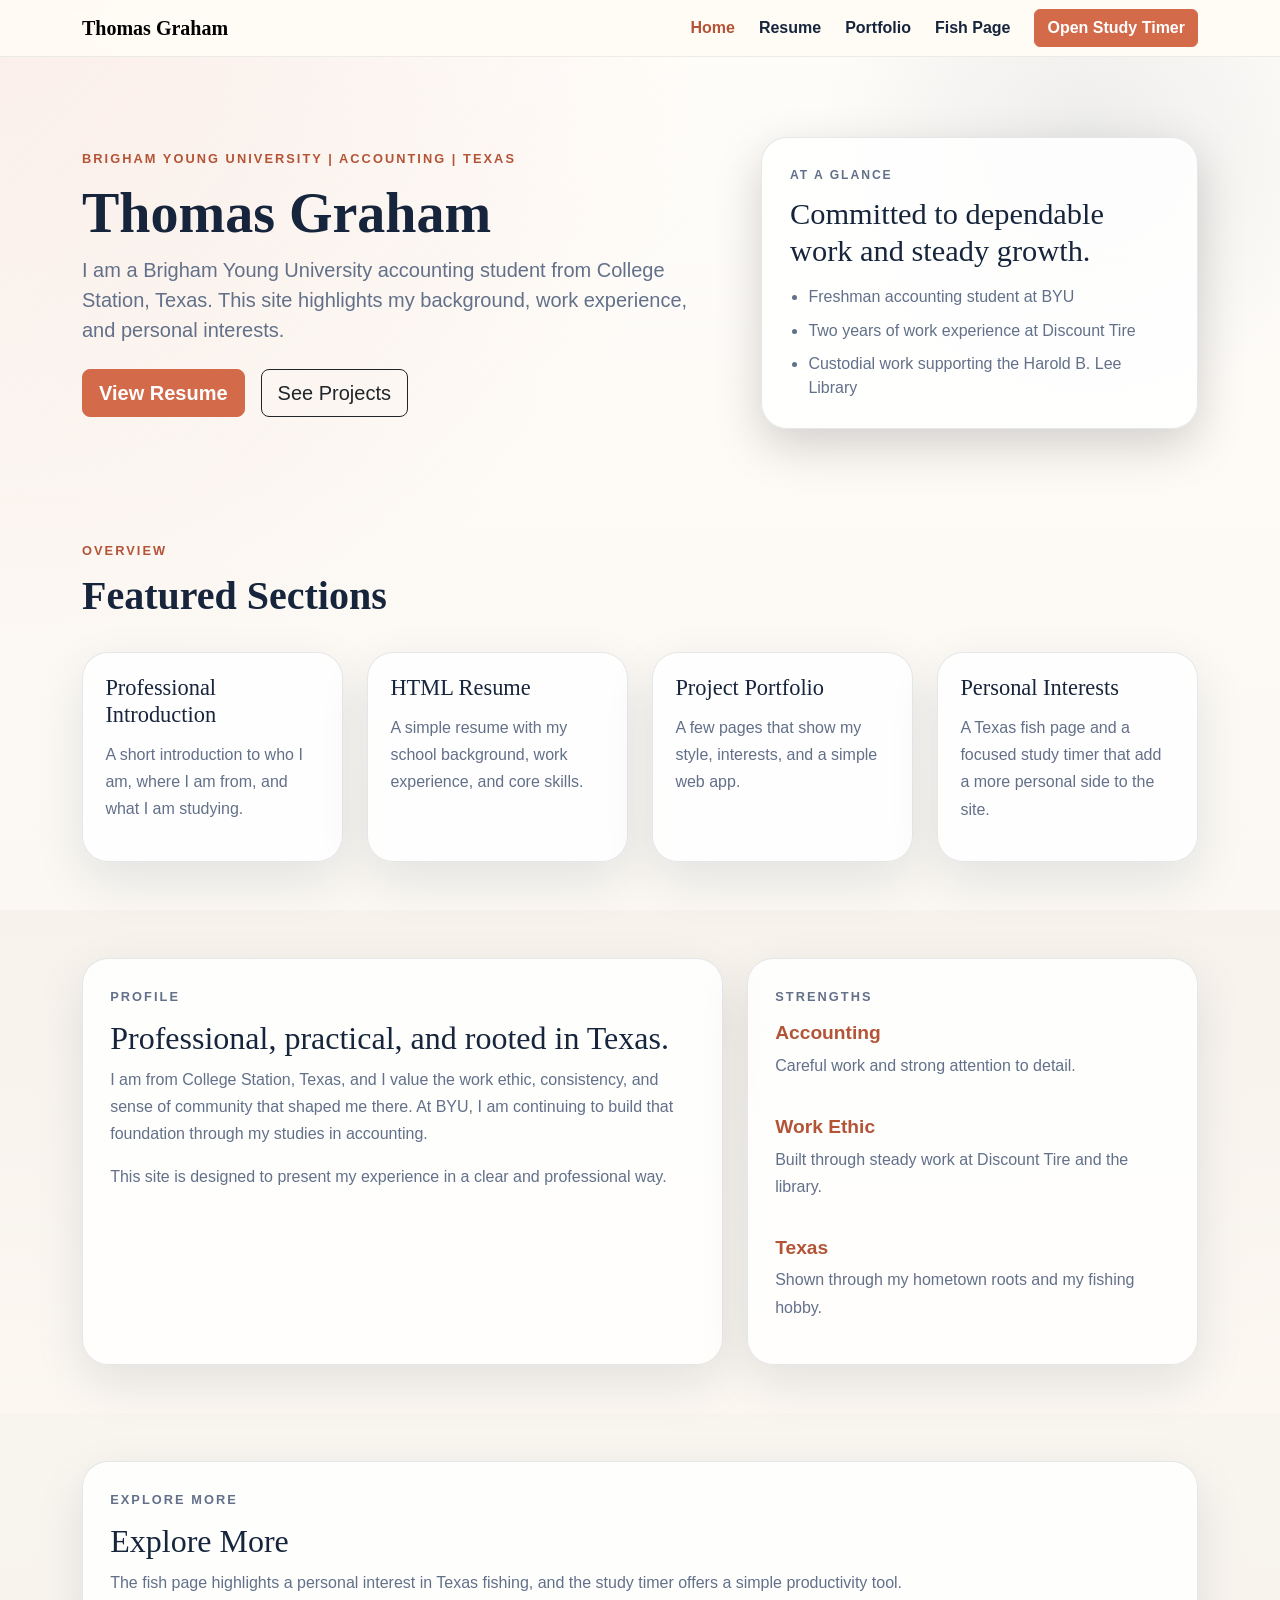
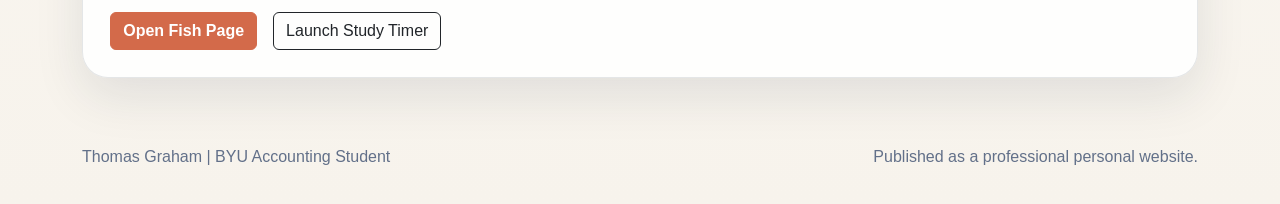
<file: index.html>
<!DOCTYPE html>
<html lang="en">
<head>
  <meta charset="UTF-8">
  <meta name="viewport" content="width=device-width, initial-scale=1.0">
  <title>Thomas Graham | Accounting Student</title>
  <link rel="preconnect" href="https://cdn.jsdelivr.net">
  <link href="https://cdn.jsdelivr.net/npm/bootstrap@5.3.3/dist/css/bootstrap.min.css" rel="stylesheet" integrity="sha384-QWTKZyjpPEjISv5WaRU9OFeRpok6YctnYmDr5pNlyT2bRjXh0JMhjY6hW+ALEwIH" crossorigin="anonymous">
  <link rel="stylesheet" href="styles/professional.css">
</head>
<body>
  <nav class="navbar navbar-expand-lg sticky-top site-nav">
    <div class="container">
      <a class="navbar-brand fw-semibold" href="index.html">Thomas Graham</a>
      <button class="navbar-toggler" type="button" data-bs-toggle="collapse" data-bs-target="#siteNav" aria-controls="siteNav" aria-expanded="false" aria-label="Toggle navigation">
        <span class="navbar-toggler-icon"></span>
      </button>
      <div class="collapse navbar-collapse" id="siteNav">
        <ul class="navbar-nav ms-auto align-items-lg-center gap-lg-2">
          <li class="nav-item"><a class="nav-link active" aria-current="page" href="index.html">Home</a></li>
          <li class="nav-item"><a class="nav-link" href="resume.html">Resume</a></li>
          <li class="nav-item"><a class="nav-link" href="portfolio.html">Portfolio</a></li>
          <li class="nav-item"><a class="nav-link" href="fish.html">Fish Page</a></li>
          <li class="nav-item"><a class="btn btn-accent ms-lg-2" href="app.html">Open Study Timer</a></li>
        </ul>
      </div>
    </div>
  </nav>

  <header class="hero-section">
    <div class="container">
      <div class="row align-items-center g-5">
        <div class="col-lg-7">
          <p class="eyebrow">Brigham Young University | Accounting | Texas</p>
          <h1 class="display-4 fw-bold">Thomas Graham</h1>
          <p class="lead hero-copy">I am a Brigham Young University accounting student from College Station, Texas. This site highlights my background, work experience, and personal interests.</p>
          <div class="d-flex flex-wrap gap-3 pt-2">
            <a class="btn btn-accent btn-lg" href="resume.html">View Resume</a>
            <a class="btn btn-outline-dark btn-lg" href="portfolio.html">See Projects</a>
          </div>
        </div>
        <div class="col-lg-5">
          <section class="hero-card shadow-lg">
            <p class="hero-card-label">At A Glance</p>
            <h2>Committed to dependable work and steady growth.</h2>
            <ul class="hero-points">
              <li>Freshman accounting student at BYU</li>
              <li>Two years of work experience at Discount Tire</li>
              <li>Custodial work supporting the Harold B. Lee Library</li>
            </ul>
          </section>
        </div>
      </div>
    </div>
  </header>

  <main>
    <section class="py-5">
      <div class="container">
        <div class="section-heading">
          <p class="eyebrow">Overview</p>
          <h2 class="display-6 fw-semibold">Featured Sections</h2>
        </div>
        <div class="row g-4 mt-1">
          <div class="col-md-6 col-xl-3">
            <article class="info-card h-100">
              <h3>Professional Introduction</h3>
              <p>A short introduction to who I am, where I am from, and what I am studying.</p>
            </article>
          </div>
          <div class="col-md-6 col-xl-3">
            <article class="info-card h-100">
              <h3>HTML Resume</h3>
              <p>A simple resume with my school background, work experience, and core skills.</p>
            </article>
          </div>
          <div class="col-md-6 col-xl-3">
            <article class="info-card h-100">
              <h3>Project Portfolio</h3>
              <p>A few pages that show my style, interests, and a simple web app.</p>
            </article>
          </div>
          <div class="col-md-6 col-xl-3">
            <article class="info-card h-100">
              <h3>Personal Interests</h3>
              <p>A Texas fish page and a focused study timer that add a more personal side to the site.</p>
            </article>
          </div>
        </div>
      </div>
    </section>

    <section class="py-5 muted-band">
      <div class="container">
        <div class="row g-4 align-items-stretch">
          <div class="col-lg-7">
            <article class="story-card h-100">
              <p class="eyebrow">Profile</p>
              <h2>Professional, practical, and rooted in Texas.</h2>
              <p>I am from College Station, Texas, and I value the work ethic, consistency, and sense of community that shaped me there. At BYU, I am continuing to build that foundation through my studies in accounting.</p>
              <p>This site is designed to present my experience in a clear and professional way.</p>
            </article>
          </div>
          <div class="col-lg-5">
            <article class="story-card h-100">
              <p class="eyebrow">Strengths</p>
              <div class="metric-stack">
                <div>
                  <span class="metric-value">Accounting</span>
                  <p>Careful work and strong attention to detail.</p>
                </div>
                <div>
                  <span class="metric-value">Work Ethic</span>
                  <p>Built through steady work at Discount Tire and the library.</p>
                </div>
                <div>
                  <span class="metric-value">Texas</span>
                  <p>Shown through my hometown roots and my fishing hobby.</p>
                </div>
              </div>
            </article>
          </div>
        </div>
      </div>
    </section>

    <section class="py-5">
      <div class="container">
        <div class="cta-panel">
          <div>
            <p class="eyebrow">Explore More</p>
            <h2 class="mb-2">Explore More</h2>
            <p class="mb-0">The fish page highlights a personal interest in Texas fishing, and the study timer offers a simple productivity tool.</p>
          </div>
          <div class="d-flex flex-wrap gap-3">
            <a class="btn btn-accent" href="fish.html">Open Fish Page</a>
            <a class="btn btn-outline-dark" href="app.html">Launch Study Timer</a>
          </div>
        </div>
      </div>
    </section>
  </main>

  <footer class="site-footer">
    <div class="container d-flex flex-column flex-md-row justify-content-between gap-2">
      <p class="mb-0">Thomas Graham | BYU Accounting Student</p>
      <p class="mb-0">Published as a professional personal website.</p>
    </div>
  </footer>

  <script src="https://cdn.jsdelivr.net/npm/bootstrap@5.3.3/dist/js/bootstrap.bundle.min.js" integrity="sha384-YvpcrYf0tY3lHB60NNkmXc5s9fDVZLESaAA55NDzOxhy9GkcIdslK1eN7N6jIeHz" crossorigin="anonymous"></script>
</body>
</html>
</file>
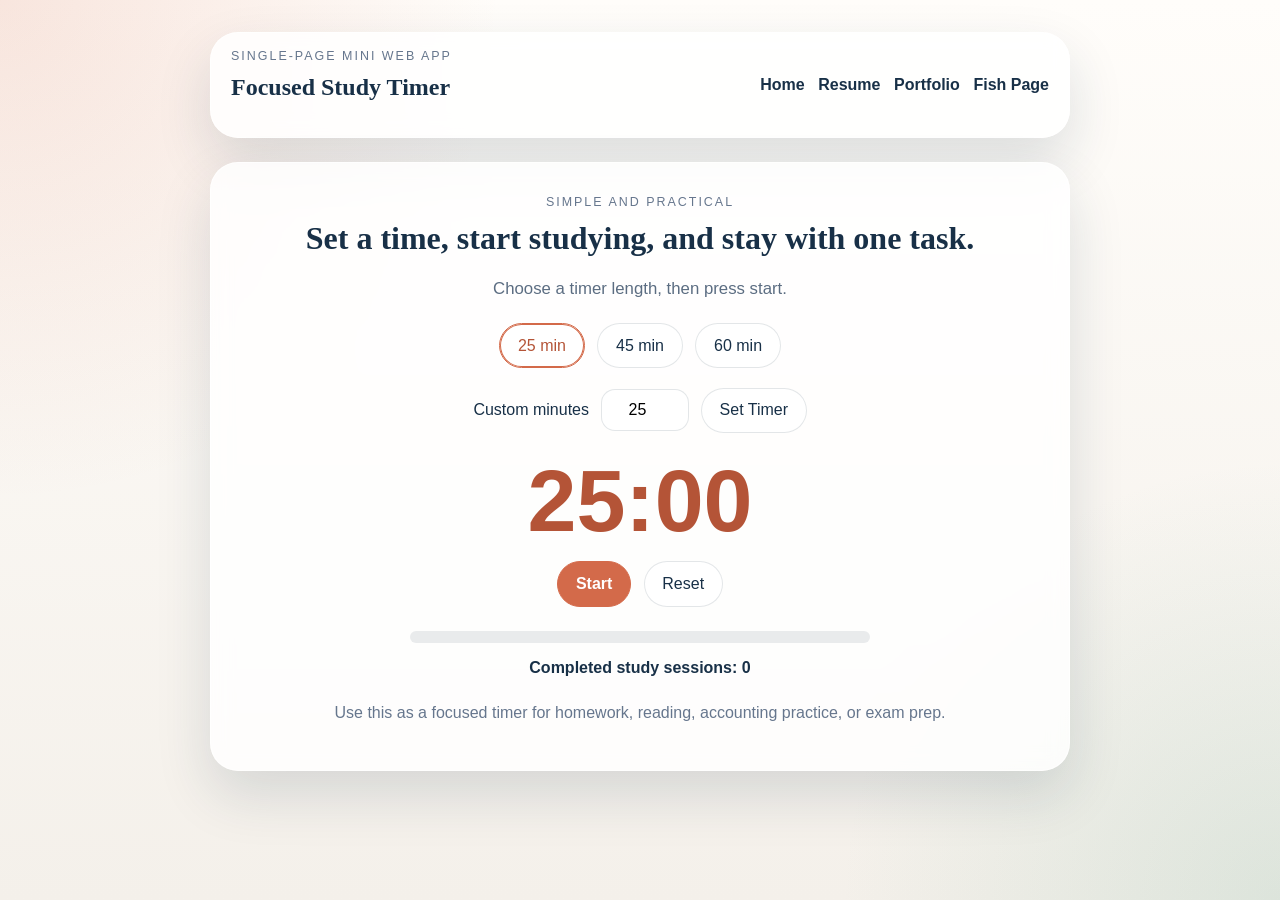
<file: app.html>
<!DOCTYPE html>
<html lang="en">
<head>
  <meta charset="UTF-8">
  <meta name="viewport" content="width=device-width, initial-scale=1.0">
  <title>Focused Study Timer</title>
  <style>
    :root {
      --ink: #183047;
      --accent: #d36a4a;
      --accent-dark: #b45437;
      --panel: rgba(255, 255, 255, 0.84);
      --line: rgba(24, 48, 71, 0.12);
      --shadow: 0 24px 55px rgba(24, 48, 71, 0.14);
    }

    * {
      box-sizing: border-box;
    }

    body {
      margin: 0;
      min-height: 100vh;
      font-family: "Trebuchet MS", "Segoe UI", sans-serif;
      color: var(--ink);
      background:
        radial-gradient(circle at top left, rgba(211, 106, 74, 0.16), transparent 32%),
        radial-gradient(circle at bottom right, rgba(126, 180, 160, 0.2), transparent 28%),
        linear-gradient(180deg, #fffdfa 0%, #f4f0ea 100%);
    }

    a {
      color: var(--ink);
      text-decoration: none;
      font-weight: 600;
    }

    .app-shell {
      width: min(860px, calc(100% - 2rem));
      margin: 0 auto;
      padding: 2rem 0 3rem;
    }

    .topbar,
    .panel {
      background: var(--panel);
      border: 1px solid rgba(255, 255, 255, 0.7);
      border-radius: 28px;
      box-shadow: var(--shadow);
      backdrop-filter: blur(10px);
    }

    .topbar {
      display: flex;
      justify-content: space-between;
      align-items: center;
      gap: 1rem;
      padding: 1rem 1.25rem;
      margin-bottom: 1.5rem;
    }

    .topbar nav {
      display: flex;
      flex-wrap: wrap;
      gap: 0.85rem;
    }

    .panel {
      padding: 2rem;
      text-align: center;
    }

    .eyebrow {
      margin: 0 0 0.7rem;
      text-transform: uppercase;
      letter-spacing: 0.16em;
      font-size: 0.78rem;
      color: #66768d;
    }

    h1,
    h2 {
      margin-top: 0;
      font-family: "Palatino Linotype", Georgia, serif;
    }

    .timer-display {
      margin: 1.4rem 0 1rem;
      font-size: clamp(3.2rem, 10vw, 5.5rem);
      font-weight: 700;
      line-height: 1;
      color: var(--accent-dark);
      font-variant-numeric: tabular-nums;
    }

    .status {
      margin: 0 0 1.4rem;
      color: #5c6d82;
      font-size: 1.05rem;
    }

    .preset-row,
    .button-row {
      display: flex;
      flex-wrap: wrap;
      justify-content: center;
      gap: 0.8rem;
    }

    .preset-row {
      margin: 1.5rem 0 1.2rem;
    }

    button,
    input {
      font: inherit;
    }

    .preset,
    .secondary-btn,
    .primary-btn {
      border-radius: 999px;
      padding: 0.8rem 1.1rem;
      border: 1px solid var(--line);
      cursor: pointer;
    }

    .preset,
    .secondary-btn {
      background: #fff;
      color: var(--ink);
    }

    .preset.active {
      border-color: var(--accent);
      color: var(--accent-dark);
      box-shadow: inset 0 0 0 1px var(--accent);
    }

    .primary-btn {
      background: var(--accent);
      border-color: var(--accent);
      color: white;
      font-weight: 700;
    }

    .custom-row {
      display: flex;
      justify-content: center;
      align-items: center;
      gap: 0.75rem;
      margin-bottom: 1.5rem;
      flex-wrap: wrap;
    }

    .custom-row input {
      width: 88px;
      padding: 0.7rem 0.8rem;
      border-radius: 14px;
      border: 1px solid var(--line);
      text-align: center;
    }

    .progress-track {
      width: min(100%, 460px);
      height: 12px;
      margin: 1.5rem auto 0;
      border-radius: 999px;
      background: rgba(24, 48, 71, 0.09);
      overflow: hidden;
    }

    .progress-bar {
      width: 0%;
      height: 100%;
      border-radius: inherit;
      background: linear-gradient(90deg, var(--accent), #f1b56e);
      transition: width 0.35s ease;
    }

    .footer-note {
      margin-top: 1.7rem;
      color: #66768d;
    }

    .session-count {
      margin-top: 1rem;
      font-weight: 700;
      color: var(--ink);
    }

    @media (max-width: 720px) {
      .topbar {
        flex-direction: column;
        align-items: flex-start;
      }
    }
  </style>
</head>
<body>
  <div class="app-shell">
    <header class="topbar">
      <div>
        <p class="eyebrow">Single-page mini web app</p>
        <h2>Focused Study Timer</h2>
      </div>
      <nav>
        <a href="index.html">Home</a>
        <a href="resume.html">Resume</a>
        <a href="portfolio.html">Portfolio</a>
        <a href="fish.html">Fish Page</a>
      </nav>
    </header>

    <main class="panel">
      <p class="eyebrow">Simple and practical</p>
      <h1>Set a time, start studying, and stay with one task.</h1>
      <p class="status" id="statusText">Choose a timer length, then press start.</p>

      <div class="preset-row">
        <button class="preset active" type="button" data-minutes="25">25 min</button>
        <button class="preset" type="button" data-minutes="45">45 min</button>
        <button class="preset" type="button" data-minutes="60">60 min</button>
      </div>

      <div class="custom-row">
        <label for="customMinutes">Custom minutes</label>
        <input id="customMinutes" type="number" min="1" max="180" value="25">
        <button class="secondary-btn" type="button" id="setCustom">Set Timer</button>
      </div>

      <div class="timer-display" id="timerDisplay">25:00</div>

      <div class="button-row">
        <button class="primary-btn" type="button" id="startPause">Start</button>
        <button class="secondary-btn" type="button" id="resetTimer">Reset</button>
      </div>

      <div class="progress-track" aria-hidden="true">
        <div class="progress-bar" id="progressBar"></div>
      </div>

      <p class="session-count" id="sessionCount">Completed study sessions: 0</p>
      <p class="footer-note">Use this as a focused timer for homework, reading, accounting practice, or exam prep.</p>
    </main>
  </div>

  <script>
    const display = document.getElementById("timerDisplay");
    const statusText = document.getElementById("statusText");
    const progressBar = document.getElementById("progressBar");
    const startPauseButton = document.getElementById("startPause");
    const resetButton = document.getElementById("resetTimer");
    const setCustomButton = document.getElementById("setCustom");
    const customMinutesInput = document.getElementById("customMinutes");
    const presetButtons = Array.from(document.querySelectorAll(".preset"));
    const sessionCountText = document.getElementById("sessionCount");

    const storageKey = "study-timer-sessions";
    let selectedMinutes = 25;
    let totalSeconds = selectedMinutes * 60;
    let remainingSeconds = totalSeconds;
    let timerId = null;
    let sessionsCompleted = Number(localStorage.getItem(storageKey) || "0");

    function formatTime(seconds) {
      const mins = Math.floor(seconds / 60).toString().padStart(2, "0");
      const secs = (seconds % 60).toString().padStart(2, "0");
      return `${mins}:${secs}`;
    }

    function updateDisplay() {
      display.textContent = formatTime(remainingSeconds);
      const progress = totalSeconds === 0 ? 0 : ((totalSeconds - remainingSeconds) / totalSeconds) * 100;
      progressBar.style.width = `${Math.min(Math.max(progress, 0), 100)}%`;
      sessionCountText.textContent = `Completed study sessions: ${sessionsCompleted}`;
    }

    function selectMinutes(minutes, updateInput = true) {
      selectedMinutes = minutes;
      totalSeconds = minutes * 60;
      remainingSeconds = totalSeconds;
      clearInterval(timerId);
      timerId = null;
      startPauseButton.textContent = "Start";
      statusText.textContent = "Choose a timer length, then press start.";
      if (updateInput) {
        customMinutesInput.value = minutes;
      }
      presetButtons.forEach((button) => {
        button.classList.toggle("active", Number(button.dataset.minutes) === minutes);
      });
      updateDisplay();
    }

    presetButtons.forEach((button) => {
      button.addEventListener("click", () => {
        selectMinutes(Number(button.dataset.minutes));
      });
    });

    setCustomButton.addEventListener("click", () => {
      const customMinutes = Number(customMinutesInput.value);
      if (!Number.isFinite(customMinutes) || customMinutes < 1 || customMinutes > 180) {
        statusText.textContent = "Enter a custom time between 1 and 180 minutes.";
        return;
      }

      presetButtons.forEach((button) => button.classList.remove("active"));
      selectMinutes(customMinutes, false);
      statusText.textContent = `Custom timer set for ${customMinutes} minutes.`;
    });

    startPauseButton.addEventListener("click", () => {
      if (timerId) {
        clearInterval(timerId);
        timerId = null;
        startPauseButton.textContent = "Start";
        statusText.textContent = "Timer paused. Press start when you are ready to continue.";
        return;
      }

      startPauseButton.textContent = "Pause";
      statusText.textContent = "Study session in progress.";

      timerId = setInterval(() => {
        if (remainingSeconds <= 0) {
          clearInterval(timerId);
          timerId = null;
          startPauseButton.textContent = "Start";
          statusText.textContent = "Study session complete. Take a short break, then start again.";
          sessionsCompleted += 1;
          localStorage.setItem(storageKey, String(sessionsCompleted));
          updateDisplay();
          return;
        }

        remainingSeconds -= 1;
        updateDisplay();
      }, 1000);
    });

    resetButton.addEventListener("click", () => {
      selectMinutes(selectedMinutes, false);
      statusText.textContent = "Timer reset. Press start when you are ready.";
    });

    updateDisplay();
  </script>
</body>
</html>
</file>
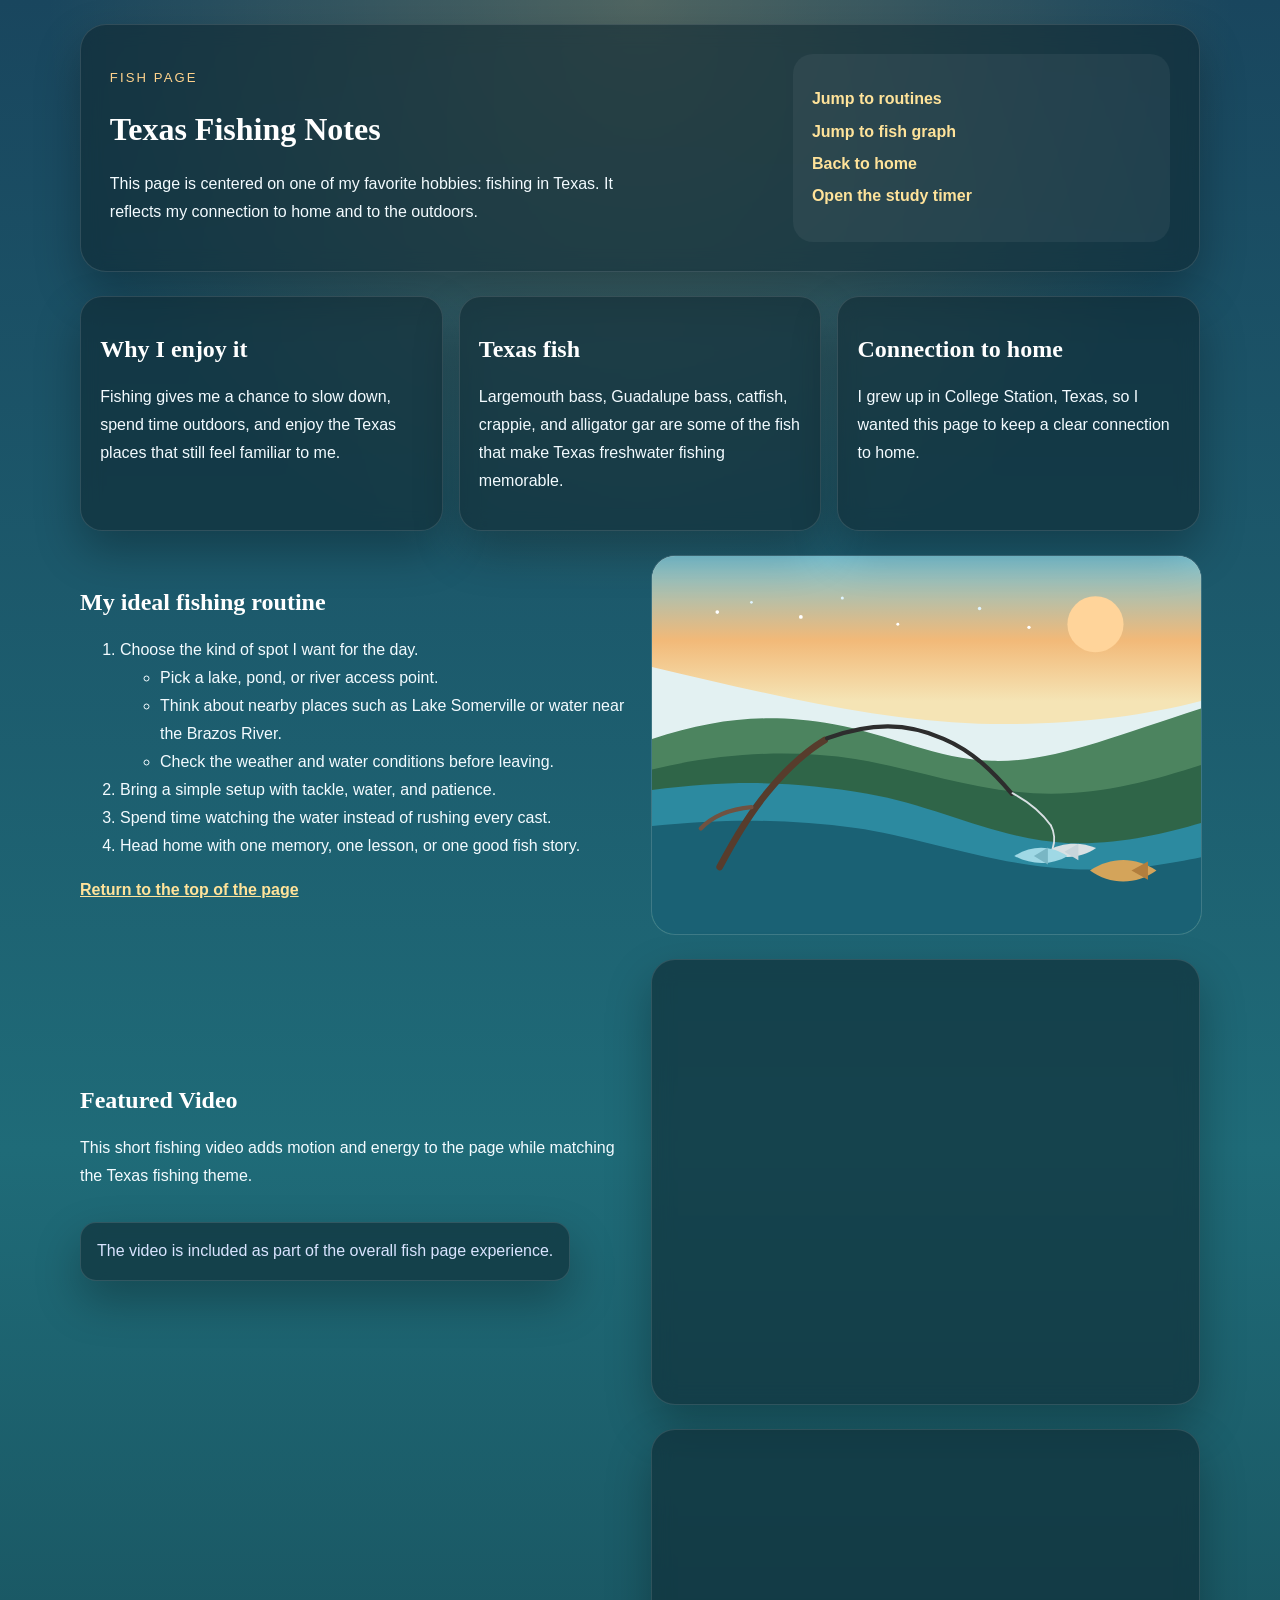
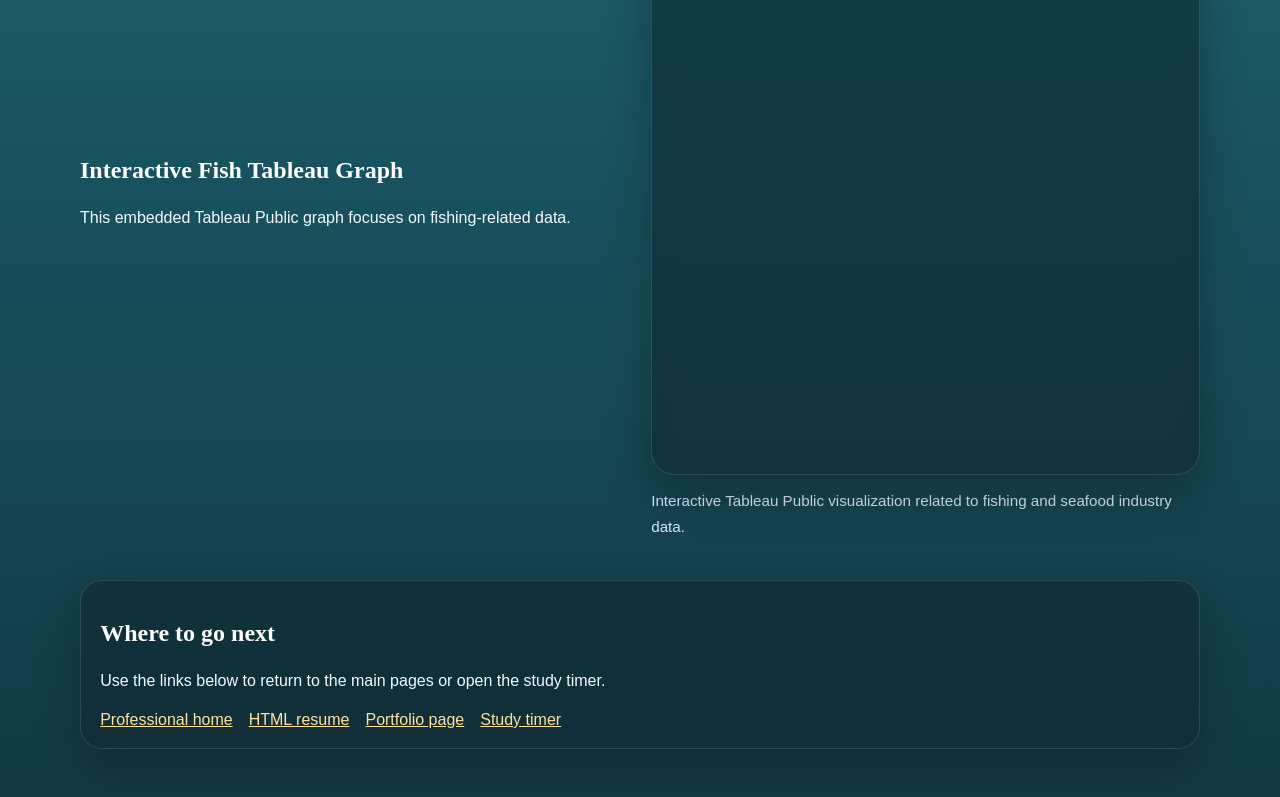
<file: fish.html>
<!DOCTYPE html>
<html lang="en">
<head>
  <meta charset="UTF-8">
  <meta name="viewport" content="width=device-width, initial-scale=1.0">
  <title>Fish Page | Texas Fishing Notes</title>
  <link rel="stylesheet" href="styles/scratch.css">
</head>
<body id="top">
  <div class="page-shell">
    <header class="hero-panel">
      <div class="hero-copy">
        <p class="kicker">Fish Page</p>
        <h1>Texas Fishing Notes</h1>
        <p>This page is centered on one of my favorite hobbies: fishing in Texas. It reflects my connection to home and to the outdoors.</p>
      </div>
      <div class="hero-links">
        <a href="#rituals">Jump to routines</a>
        <a href="#data-story">Jump to fish graph</a>
        <a href="index.html">Back to home</a>
        <a href="app.html">Open the study timer</a>
      </div>
    </header>

    <main>
      <div class="three-up">
        <div class="content-card">
          <h2>Why I enjoy it</h2>
          <p>Fishing gives me a chance to slow down, spend time outdoors, and enjoy the Texas places that still feel familiar to me.</p>
        </div>
        <div class="content-card">
          <h2>Texas fish</h2>
          <p>Largemouth bass, Guadalupe bass, catfish, crappie, and alligator gar are some of the fish that make Texas freshwater fishing memorable.</p>
        </div>
        <div class="content-card">
          <h2>Connection to home</h2>
          <p>I grew up in College Station, Texas, so I wanted this page to keep a clear connection to home.</p>
        </div>
      </div>

      <div class="feature-panel" id="rituals">
        <div class="text-column">
          <h2>My ideal fishing routine</h2>
          <ol>
            <li>Choose the kind of spot I want for the day.
              <ul>
                <li>Pick a lake, pond, or river access point.</li>
                <li>Think about nearby places such as Lake Somerville or water near the Brazos River.</li>
                <li>Check the weather and water conditions before leaving.</li>
              </ul>
            </li>
            <li>Bring a simple setup with tackle, water, and patience.</li>
            <li>Spend time watching the water instead of rushing every cast.</li>
            <li>Head home with one memory, one lesson, or one good fish story.</li>
          </ol>
          <p class="anchor-link"><a href="#top">Return to the top of the page</a></p>
        </div>
        <div class="media-column">
          <img src="assets/night-sky.svg" alt="Illustrated Texas fishing scene with a lake and fish" class="sky-image">
        </div>
      </div>

      <div class="feature-panel reverse">
        <div class="media-column">
          <div class="video-frame">
            <iframe width="560" height="315" src="https://www.youtube.com/embed/9iFcDgXkjzY" title="Texas fishing video" loading="lazy" allow="accelerometer; autoplay; clipboard-write; encrypted-media; gyroscope; picture-in-picture; web-share" referrerpolicy="strict-origin-when-cross-origin" allowfullscreen></iframe>
          </div>
        </div>
        <div class="text-column">
          <h2>Featured Video</h2>
          <p>This short fishing video adds motion and energy to the page while matching the Texas fishing theme.</p>
          <p class="note-box">The video is included as part of the overall fish page experience.</p>
        </div>
      </div>

      <div class="feature-panel" id="data-story">
        <div class="text-column">
          <h2>Interactive Fish Tableau Graph</h2>
          <p>This embedded Tableau Public graph focuses on fishing-related data.</p>
        </div>
        <div class="media-column">
          <div class="tableau-frame">
            <iframe src="https://public.tableau.com/app/profile/seafish/viz/FleetEnquiryTool/1Overview?:showVizHome=no&:embed=y" title="Fishing Tableau Public graph" loading="lazy"></iframe>
          </div>
          <p class="chart-note">Interactive Tableau Public visualization related to fishing and seafood industry data.</p>
        </div>
      </div>

      <div class="footer-links">
        <div class="content-card">
          <h2>Where to go next</h2>
          <p>Use the links below to return to the main pages or open the study timer.</p>
          <div class="inline-links">
            <a href="index.html">Professional home</a>
            <a href="resume.html">HTML resume</a>
            <a href="portfolio.html">Portfolio page</a>
            <a href="app.html">Study timer</a>
          </div>
        </div>
      </div>
    </main>
  </div>
</body>
</html>
</file>
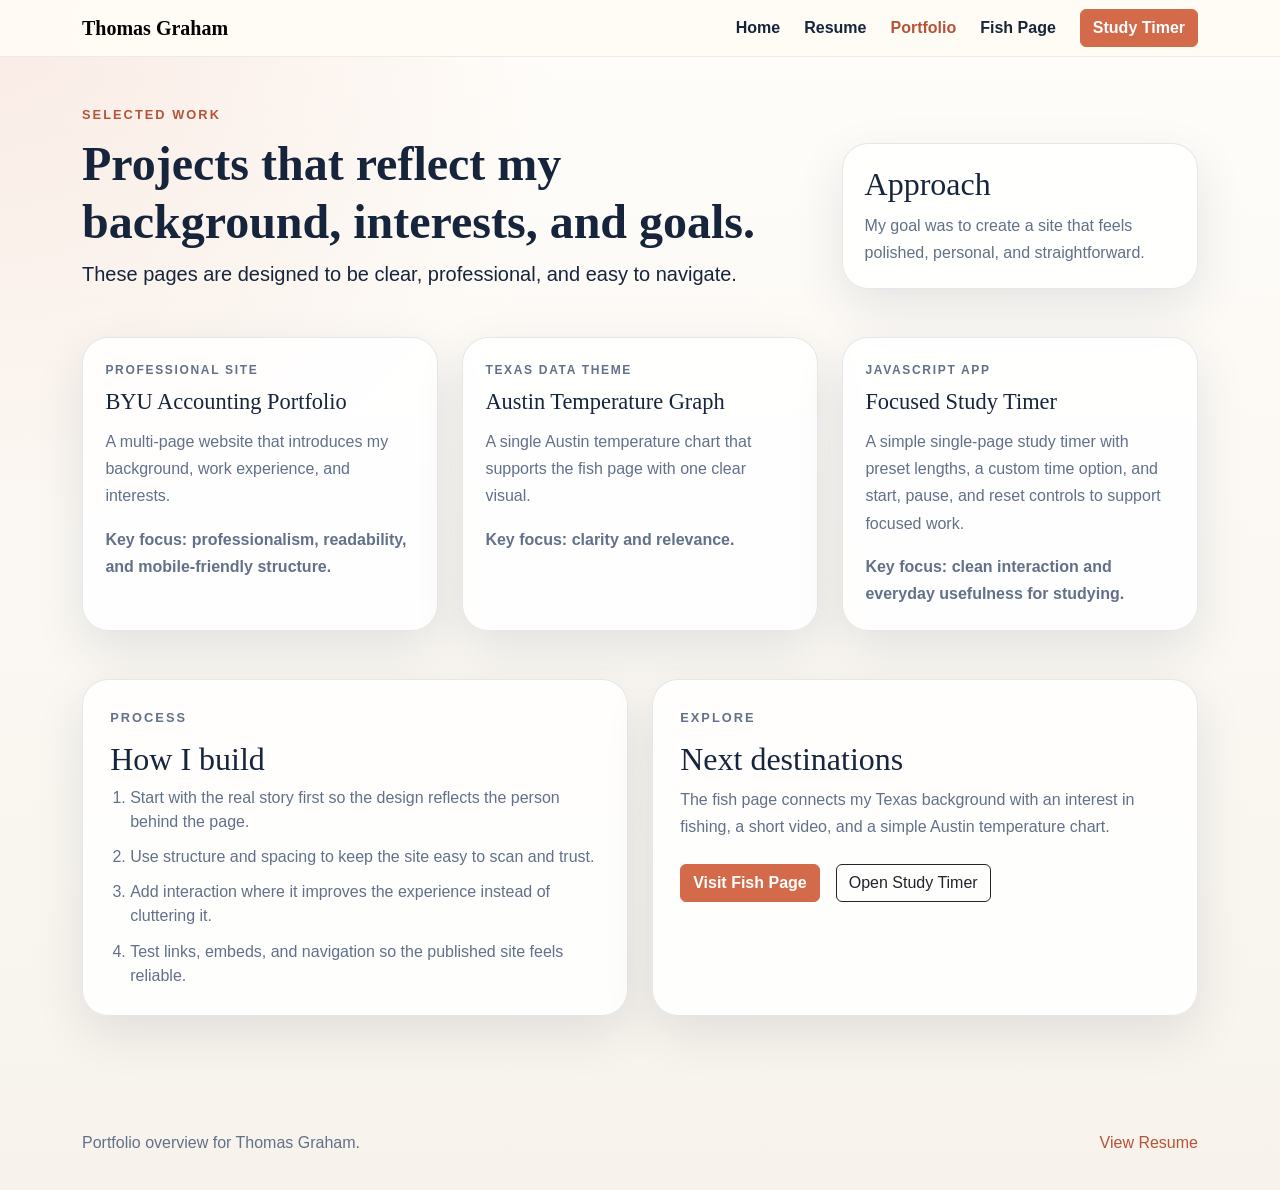
<file: portfolio.html>
<!DOCTYPE html>
<html lang="en">
<head>
  <meta charset="UTF-8">
  <meta name="viewport" content="width=device-width, initial-scale=1.0">
  <title>Thomas Graham | Portfolio</title>
  <link rel="preconnect" href="https://cdn.jsdelivr.net">
  <link href="https://cdn.jsdelivr.net/npm/bootstrap@5.3.3/dist/css/bootstrap.min.css" rel="stylesheet" integrity="sha384-QWTKZyjpPEjISv5WaRU9OFeRpok6YctnYmDr5pNlyT2bRjXh0JMhjY6hW+ALEwIH" crossorigin="anonymous">
  <link rel="stylesheet" href="styles/professional.css">
</head>
<body>
  <nav class="navbar navbar-expand-lg sticky-top site-nav">
    <div class="container">
      <a class="navbar-brand fw-semibold" href="index.html">Thomas Graham</a>
      <button class="navbar-toggler" type="button" data-bs-toggle="collapse" data-bs-target="#portfolioNav" aria-controls="portfolioNav" aria-expanded="false" aria-label="Toggle navigation">
        <span class="navbar-toggler-icon"></span>
      </button>
      <div class="collapse navbar-collapse" id="portfolioNav">
        <ul class="navbar-nav ms-auto align-items-lg-center gap-lg-2">
          <li class="nav-item"><a class="nav-link" href="index.html">Home</a></li>
          <li class="nav-item"><a class="nav-link" href="resume.html">Resume</a></li>
          <li class="nav-item"><a class="nav-link active" aria-current="page" href="portfolio.html">Portfolio</a></li>
          <li class="nav-item"><a class="nav-link" href="fish.html">Fish Page</a></li>
          <li class="nav-item"><a class="btn btn-accent ms-lg-2" href="app.html">Study Timer</a></li>
        </ul>
      </div>
    </div>
  </nav>

  <main class="py-5">
    <div class="container">
      <section class="mb-5">
        <p class="eyebrow">Selected Work</p>
        <div class="row g-4 align-items-end">
          <div class="col-lg-8">
            <h1 class="display-5 fw-bold">Projects that reflect my background, interests, and goals.</h1>
            <p class="lead mb-0">These pages are designed to be clear, professional, and easy to navigate.</p>
          </div>
          <div class="col-lg-4">
            <div class="resume-summary-card">
              <h2>Approach</h2>
              <p class="mb-0">My goal was to create a site that feels polished, personal, and straightforward.</p>
            </div>
          </div>
        </div>
      </section>

      <section class="row g-4">
        <div class="col-lg-4">
          <article class="project-card h-100">
            <p class="project-tag">Professional Site</p>
            <h2>BYU Accounting Portfolio</h2>
            <p>A multi-page website that introduces my background, work experience, and interests.</p>
            <p class="project-note">Key focus: professionalism, readability, and mobile-friendly structure.</p>
          </article>
        </div>
        <div class="col-lg-4">
          <article class="project-card h-100">
            <p class="project-tag">Texas Data Theme</p>
            <h2>Austin Temperature Graph</h2>
            <p>A single Austin temperature chart that supports the fish page with one clear visual.</p>
            <p class="project-note">Key focus: clarity and relevance.</p>
          </article>
        </div>
        <div class="col-lg-4">
          <article class="project-card h-100">
            <p class="project-tag">JavaScript App</p>
            <h2>Focused Study Timer</h2>
            <p>A simple single-page study timer with preset lengths, a custom time option, and start, pause, and reset controls to support focused work.</p>
            <p class="project-note">Key focus: clean interaction and everyday usefulness for studying.</p>
          </article>
        </div>
      </section>

      <section class="py-5">
        <div class="row g-4">
          <div class="col-lg-6">
            <article class="story-card h-100">
              <p class="eyebrow">Process</p>
              <h2>How I build</h2>
              <ol class="process-list">
                <li>Start with the real story first so the design reflects the person behind the page.</li>
                <li>Use structure and spacing to keep the site easy to scan and trust.</li>
                <li>Add interaction where it improves the experience instead of cluttering it.</li>
                <li>Test links, embeds, and navigation so the published site feels reliable.</li>
              </ol>
            </article>
          </div>
          <div class="col-lg-6">
            <article class="story-card h-100">
              <p class="eyebrow">Explore</p>
              <h2>Next destinations</h2>
              <p>The fish page connects my Texas background with an interest in fishing, a short video, and a simple Austin temperature chart.</p>
              <div class="d-flex flex-wrap gap-3 pt-2">
                <a class="btn btn-accent" href="fish.html">Visit Fish Page</a>
                <a class="btn btn-outline-dark" href="app.html">Open Study Timer</a>
              </div>
            </article>
          </div>
        </div>
      </section>
    </div>
  </main>

  <footer class="site-footer">
    <div class="container d-flex flex-column flex-md-row justify-content-between gap-2">
      <p class="mb-0">Portfolio overview for Thomas Graham.</p>
      <p class="mb-0"><a href="resume.html">View Resume</a></p>
    </div>
  </footer>

  <script src="https://cdn.jsdelivr.net/npm/bootstrap@5.3.3/dist/js/bootstrap.bundle.min.js" integrity="sha384-YvpcrYf0tY3lHB60NNkmXc5s9fDVZLESaAA55NDzOxhy9GkcIdslK1eN7N6jIeHz" crossorigin="anonymous"></script>
</body>
</html>
</file>
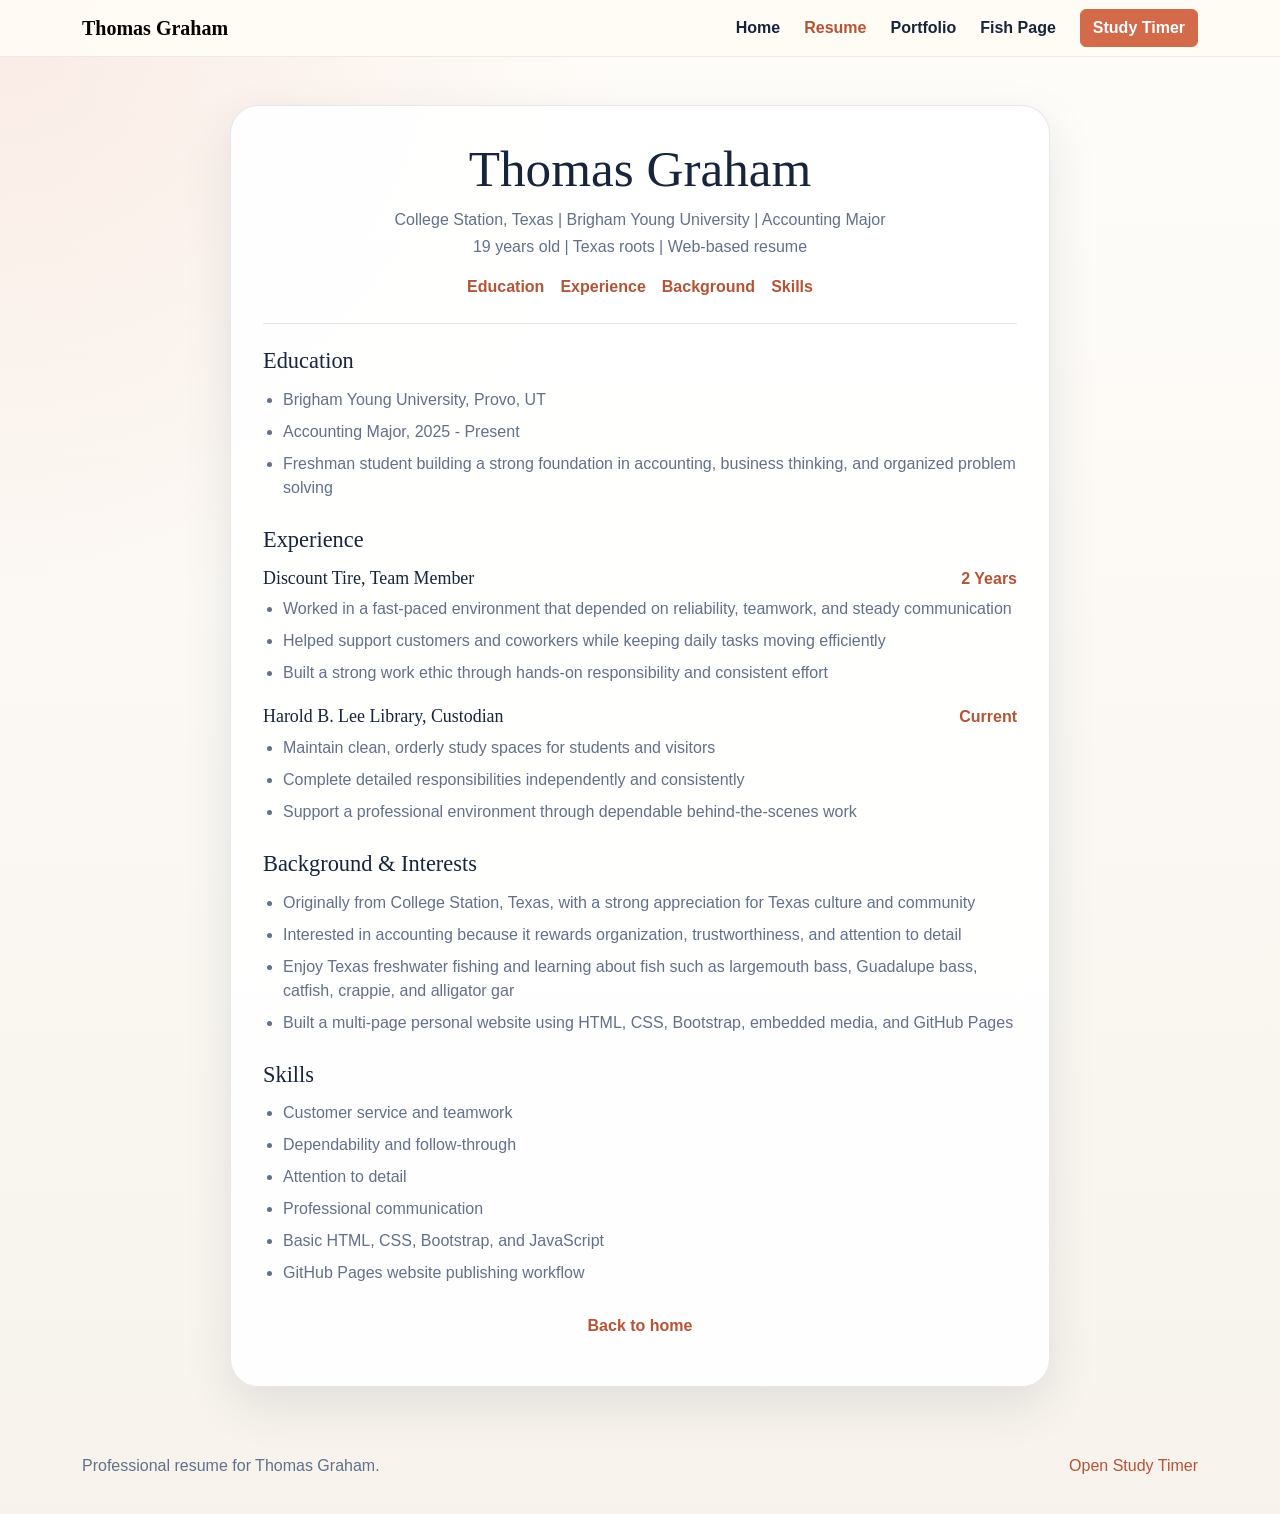
<file: resume.html>
<!DOCTYPE html>
<html lang="en">
<head>
  <meta charset="UTF-8">
  <meta name="viewport" content="width=device-width, initial-scale=1.0">
  <title>Thomas Graham | Resume</title>
  <link rel="preconnect" href="https://cdn.jsdelivr.net">
  <link href="https://cdn.jsdelivr.net/npm/bootstrap@5.3.3/dist/css/bootstrap.min.css" rel="stylesheet" integrity="sha384-QWTKZyjpPEjISv5WaRU9OFeRpok6YctnYmDr5pNlyT2bRjXh0JMhjY6hW+ALEwIH" crossorigin="anonymous">
  <link rel="stylesheet" href="styles/professional.css">
</head>
<body>
  <nav class="navbar navbar-expand-lg sticky-top site-nav">
    <div class="container">
      <a class="navbar-brand fw-semibold" href="index.html">Thomas Graham</a>
      <button class="navbar-toggler" type="button" data-bs-toggle="collapse" data-bs-target="#resumeNav" aria-controls="resumeNav" aria-expanded="false" aria-label="Toggle navigation">
        <span class="navbar-toggler-icon"></span>
      </button>
      <div class="collapse navbar-collapse" id="resumeNav">
        <ul class="navbar-nav ms-auto align-items-lg-center gap-lg-2">
          <li class="nav-item"><a class="nav-link" href="index.html">Home</a></li>
          <li class="nav-item"><a class="nav-link active" aria-current="page" href="resume.html">Resume</a></li>
          <li class="nav-item"><a class="nav-link" href="portfolio.html">Portfolio</a></li>
          <li class="nav-item"><a class="nav-link" href="fish.html">Fish Page</a></li>
          <li class="nav-item"><a class="btn btn-accent ms-lg-2" href="app.html">Study Timer</a></li>
        </ul>
      </div>
    </div>
  </nav>

  <main class="py-5">
    <div class="container">
      <section class="resume-simple">
        <header class="resume-simple-header">
          <h1>Thomas Graham</h1>
          <p class="resume-contact">College Station, Texas | Brigham Young University | Accounting Major</p>
          <p class="resume-contact">19 years old | Texas roots | Web-based resume</p>
          <div class="resume-simple-links">
            <a href="#education">Education</a>
            <a href="#experience">Experience</a>
            <a href="#leadership">Background</a>
            <a href="#skills">Skills</a>
          </div>
        </header>

        <section class="resume-simple-section" id="education">
          <h2>Education</h2>
          <ul class="resume-simple-list">
            <li>Brigham Young University, Provo, UT</li>
            <li>Accounting Major, 2025 - Present</li>
            <li>Freshman student building a strong foundation in accounting, business thinking, and organized problem solving</li>
          </ul>
        </section>

        <section class="resume-simple-section" id="experience">
          <h2>Experience</h2>

          <article class="resume-simple-entry">
            <div class="resume-simple-title-row">
              <h3>Discount Tire, Team Member</h3>
              <span>2 Years</span>
            </div>
            <ul class="resume-simple-list">
              <li>Worked in a fast-paced environment that depended on reliability, teamwork, and steady communication</li>
              <li>Helped support customers and coworkers while keeping daily tasks moving efficiently</li>
              <li>Built a strong work ethic through hands-on responsibility and consistent effort</li>
            </ul>
          </article>

          <article class="resume-simple-entry">
            <div class="resume-simple-title-row">
              <h3>Harold B. Lee Library, Custodian</h3>
              <span>Current</span>
            </div>
            <ul class="resume-simple-list">
              <li>Maintain clean, orderly study spaces for students and visitors</li>
              <li>Complete detailed responsibilities independently and consistently</li>
              <li>Support a professional environment through dependable behind-the-scenes work</li>
            </ul>
          </article>
        </section>

        <section class="resume-simple-section" id="leadership">
          <h2>Background & Interests</h2>
          <ul class="resume-simple-list">
            <li>Originally from College Station, Texas, with a strong appreciation for Texas culture and community</li>
            <li>Interested in accounting because it rewards organization, trustworthiness, and attention to detail</li>
            <li>Enjoy Texas freshwater fishing and learning about fish such as largemouth bass, Guadalupe bass, catfish, crappie, and alligator gar</li>
            <li>Built a multi-page personal website using HTML, CSS, Bootstrap, embedded media, and GitHub Pages</li>
          </ul>
        </section>

        <section class="resume-simple-section" id="skills">
          <h2>Skills</h2>
          <ul class="resume-simple-list">
            <li>Customer service and teamwork</li>
            <li>Dependability and follow-through</li>
            <li>Attention to detail</li>
            <li>Professional communication</li>
            <li>Basic HTML, CSS, Bootstrap, and JavaScript</li>
            <li>GitHub Pages website publishing workflow</li>
          </ul>
        </section>

        <p class="resume-back-link"><a href="index.html">Back to home</a></p>
      </section>
    </div>
  </main>

  <footer class="site-footer">
    <div class="container d-flex flex-column flex-md-row justify-content-between gap-2">
      <p class="mb-0">Professional resume for Thomas Graham.</p>
      <p class="mb-0"><a href="app.html">Open Study Timer</a></p>
    </div>
  </footer>

  <script src="https://cdn.jsdelivr.net/npm/bootstrap@5.3.3/dist/js/bootstrap.bundle.min.js" integrity="sha384-YvpcrYf0tY3lHB60NNkmXc5s9fDVZLESaAA55NDzOxhy9GkcIdslK1eN7N6jIeHz" crossorigin="anonymous"></script>
</body>
</html>
</file>
<file: styles/professional.css>
:root {
  --ink: #17253c;
  --muted: #627089;
  --surface: #fffdf9;
  --surface-2: #f4efe8;
  --surface-3: #fff7ef;
  --line: rgba(23, 37, 60, 0.11);
  --accent: #d36a4a;
  --accent-dark: #b45437;
  --deep: #20354f;
  --shadow: 0 18px 50px rgba(23, 37, 60, 0.1);
}

body {
  font-family: "Trebuchet MS", "Segoe UI", sans-serif;
  color: var(--ink);
  background:
    radial-gradient(circle at top left, rgba(211, 106, 74, 0.12), transparent 32%),
    linear-gradient(180deg, #fffdfa 0%, #f7f3ec 100%);
}

h1,
h2,
h3,
.navbar-brand {
  font-family: "Palatino Linotype", Georgia, serif;
}

a {
  color: var(--deep);
}

.site-nav {
  background: rgba(255, 252, 246, 0.92);
  backdrop-filter: blur(10px);
  border-bottom: 1px solid rgba(23, 37, 60, 0.08);
}

.navbar-toggler {
  border-color: rgba(23, 37, 60, 0.18);
}

.navbar-toggler:focus {
  box-shadow: 0 0 0 0.2rem rgba(211, 106, 74, 0.2);
}

.navbar-nav .nav-link {
  color: var(--ink);
  font-weight: 600;
}

.navbar-nav .nav-link.active,
.navbar-nav .nav-link:hover,
.navbar-nav .nav-link:focus {
  color: var(--accent-dark);
}

.btn-accent {
  background: var(--accent);
  border: 1px solid var(--accent);
  color: #fff;
  font-weight: 700;
}

.btn-accent:hover,
.btn-accent:focus {
  background: var(--accent-dark);
  border-color: var(--accent-dark);
  color: #fff;
}

.hero-section {
  position: relative;
  padding: 5rem 0 4rem;
}

.hero-section::after {
  content: "";
  position: absolute;
  inset: 0;
  background:
    linear-gradient(135deg, rgba(255, 255, 255, 0.18), transparent 50%),
    radial-gradient(circle at 85% 20%, rgba(32, 53, 79, 0.08), transparent 24%);
  pointer-events: none;
}

.hero-section .container {
  position: relative;
  z-index: 1;
}

.hero-copy {
  color: var(--muted);
  max-width: 42rem;
}

.eyebrow {
  margin-bottom: 0.7rem;
  text-transform: uppercase;
  letter-spacing: 0.16em;
  font-size: 0.8rem;
  color: var(--accent-dark);
  font-weight: 700;
}

.hero-card,
.info-card,
.story-card,
.resume-summary-card,
.resume-block,
.project-card,
.cta-panel {
  background: rgba(255, 255, 255, 0.86);
  border: 1px solid var(--line);
  border-radius: 26px;
  box-shadow: var(--shadow);
}

.hero-card {
  padding: 1.75rem;
}

.hero-card-label {
  margin-bottom: 0.75rem;
  text-transform: uppercase;
  letter-spacing: 0.16em;
  font-size: 0.76rem;
  color: var(--muted);
  font-weight: 700;
}

.hero-card h2 {
  font-size: 1.9rem;
  margin-bottom: 1rem;
}

.hero-points {
  margin: 0;
  padding-left: 1.15rem;
  display: grid;
  gap: 0.6rem;
  color: var(--muted);
}

.section-heading {
  max-width: 42rem;
}

.info-card,
.project-card {
  padding: 1.4rem;
}

.info-card h3,
.project-card h2 {
  font-size: 1.4rem;
  margin-bottom: 0.75rem;
}

.info-card p,
.story-card p,
.resume-summary-card p,
.resume-entry p,
.project-card p,
.cta-panel p {
  color: var(--muted);
  line-height: 1.7;
}

.muted-band {
  background: linear-gradient(180deg, rgba(244, 239, 232, 0.65), rgba(255, 250, 244, 0.45));
}

.story-card {
  padding: 1.7rem;
}

.metric-stack {
  display: grid;
  gap: 1.1rem;
}

.metric-value {
  display: inline-block;
  margin-bottom: 0.25rem;
  font-size: 1.2rem;
  font-weight: 700;
  color: var(--accent-dark);
}

.cta-panel {
  padding: 1.7rem;
  display: flex;
  justify-content: space-between;
  align-items: center;
  gap: 1rem;
  flex-wrap: wrap;
}

.site-footer {
  padding: 1.2rem 0 2.2rem;
  color: var(--muted);
}

.site-footer a {
  color: var(--accent-dark);
  text-decoration: none;
}

.resume-summary-card,
.resume-block {
  padding: 1.35rem;
}

.resume-block h2 {
  margin-bottom: 1rem;
  font-size: 1.4rem;
}

.resume-entry + .resume-entry {
  margin-top: 1.1rem;
  padding-top: 1.1rem;
  border-top: 1px solid var(--line);
}

.resume-entry-header {
  display: flex;
  justify-content: space-between;
  gap: 1rem;
  align-items: baseline;
  margin-bottom: 0.3rem;
  flex-wrap: wrap;
}

.resume-entry-header h3 {
  margin-bottom: 0;
  font-size: 1.15rem;
}

.resume-entry-header span,
.project-tag,
.resume-entry-subtitle {
  color: var(--accent-dark);
}

.resume-entry-subtitle {
  font-weight: 700;
}

.skill-list {
  margin: 0;
  padding-left: 1.2rem;
  display: grid;
  gap: 0.55rem;
}

.process-list {
  padding-left: 1.25rem;
  margin-bottom: 0;
  display: grid;
  gap: 0.7rem;
  color: var(--muted);
}

.project-tag {
  margin-bottom: 0.55rem;
  text-transform: uppercase;
  letter-spacing: 0.14em;
  font-size: 0.75rem;
  font-weight: 800;
}

.project-note {
  margin-bottom: 0;
  font-weight: 700;
}

.resume-simple {
  max-width: 820px;
  margin: 0 auto;
  padding: 2rem;
  background: rgba(255, 255, 255, 0.9);
  border: 1px solid var(--line);
  border-radius: 28px;
  box-shadow: var(--shadow);
}

.resume-simple-header {
  text-align: center;
  padding-bottom: 1.5rem;
  margin-bottom: 1.5rem;
  border-bottom: 1px solid var(--line);
}

.resume-simple-header h1 {
  margin-bottom: 0.55rem;
  font-size: clamp(2.2rem, 6vw, 3.2rem);
}

.resume-contact {
  margin: 0.2rem 0;
  color: var(--muted);
}

.resume-simple-links {
  display: flex;
  flex-wrap: wrap;
  justify-content: center;
  gap: 1rem;
  margin-top: 1rem;
}

.resume-simple-links a,
.resume-back-link a {
  color: var(--accent-dark);
  font-weight: 700;
  text-decoration: none;
}

.resume-simple-section + .resume-simple-section {
  margin-top: 1.7rem;
}

.resume-simple-section h2 {
  margin-bottom: 0.8rem;
  font-size: 1.4rem;
}

.resume-simple-entry + .resume-simple-entry {
  margin-top: 1.25rem;
}

.resume-simple-title-row {
  display: flex;
  justify-content: space-between;
  align-items: baseline;
  gap: 1rem;
  flex-wrap: wrap;
  margin-bottom: 0.4rem;
}

.resume-simple-title-row h3 {
  margin-bottom: 0;
  font-size: 1.12rem;
}

.resume-simple-title-row span {
  color: var(--accent-dark);
  font-weight: 700;
}

.resume-simple-list {
  margin: 0;
  padding-left: 1.25rem;
  display: grid;
  gap: 0.5rem;
  color: var(--muted);
}

.resume-back-link {
  margin-top: 1.8rem;
  text-align: center;
}

@media (max-width: 991px) {
  .hero-section {
    padding-top: 4rem;
  }
}

@media (max-width: 767px) {
  .hero-card h2 {
    font-size: 1.55rem;
  }

  .cta-panel {
    padding: 1.4rem;
  }

  .resume-simple {
    padding: 1.4rem;
  }
}
</file>
<file: styles/scratch.css>
body {
  margin: 0;
  font-family: "Lucida Sans Unicode", "Trebuchet MS", sans-serif;
  color: #f3fbff;
  background:
    radial-gradient(circle at top, rgba(255, 200, 109, 0.24), transparent 24%),
    linear-gradient(180deg, #19465e 0%, #1f6b78 48%, #123944 100%);
}

a {
  color: #ffe39a;
}

h1,
h2 {
  font-family: Garamond, Georgia, serif;
  color: #ffffff;
}

p,
li {
  line-height: 1.75;
}

.page-shell {
  width: min(1120px, calc(100% - 2rem));
  margin: 0 auto;
  padding: 1.5rem 0 3rem;
}

.hero-panel,
.content-card,
.video-frame,
.tableau-frame,
.note-box {
  border: 1px solid rgba(255, 255, 255, 0.12);
  background: rgba(14, 39, 47, 0.58);
  backdrop-filter: blur(10px);
  box-shadow: 0 20px 45px rgba(0, 0, 0, 0.28);
}

.hero-panel {
  display: grid;
  grid-template-columns: 1.4fr 0.8fr;
  gap: 1.4rem;
  padding: 1.8rem;
  border-radius: 26px;
  margin-bottom: 1.5rem;
}

.hero-copy p {
  max-width: 58ch;
}

.kicker {
  text-transform: uppercase;
  letter-spacing: 0.16em;
  color: #ffd38d;
  font-size: 0.82rem;
  margin-bottom: 0.4rem;
}

.hero-links {
  display: flex;
  flex-direction: column;
  justify-content: center;
  gap: 0.9rem;
  padding: 1rem 1.2rem;
  border-radius: 20px;
  background: rgba(255, 255, 255, 0.05);
}

.hero-links a {
  text-decoration: none;
  font-weight: 700;
}

.three-up {
  display: grid;
  grid-template-columns: repeat(3, minmax(0, 1fr));
  gap: 1rem;
  margin-bottom: 1.5rem;
}

.content-card {
  padding: 1.2rem;
  border-radius: 22px;
}

.feature-panel {
  display: grid;
  grid-template-columns: 1fr 1fr;
  gap: 1.4rem;
  align-items: center;
  margin-bottom: 1.5rem;
}

.feature-panel.reverse {
  direction: rtl;
}

.feature-panel.reverse > * {
  direction: ltr;
}

.text-column,
.media-column {
  min-width: 0;
}

.anchor-link {
  margin-top: 1rem;
  font-weight: 700;
}

.sky-image {
  display: block;
  width: 100%;
  border-radius: 24px;
  border: 1px solid rgba(255, 255, 255, 0.12);
  background: rgba(255, 255, 255, 0.03);
}

.video-frame,
.tableau-frame {
  padding: 0.75rem;
  border-radius: 24px;
}

.video-frame iframe {
  display: block;
  width: 100%;
  min-height: 420px;
  border: 0;
  border-radius: 18px;
}

.tableau-frame {
  min-height: 620px;
}

.tableau-frame iframe,
.tableau-frame tableau-viz {
  display: block;
  width: 100%;
  height: 620px;
  border: 0;
  border-radius: 18px;
}

.note-box {
  display: inline-block;
  padding: 0.9rem 1rem;
  border-radius: 16px;
  color: #d9e4ff;
}

.chart-note {
  margin-top: 0.8rem;
  color: #d9e4ff;
  font-size: 0.95rem;
}

.footer-links {
  margin-top: 1rem;
}

.inline-links {
  display: flex;
  flex-wrap: wrap;
  gap: 1rem;
  margin-top: 0.8rem;
}

@media (max-width: 900px) {
  .hero-panel,
  .feature-panel,
  .three-up {
    grid-template-columns: 1fr;
  }

  .page-shell {
    width: min(100% - 1rem, 1120px);
  }
}
</file>
